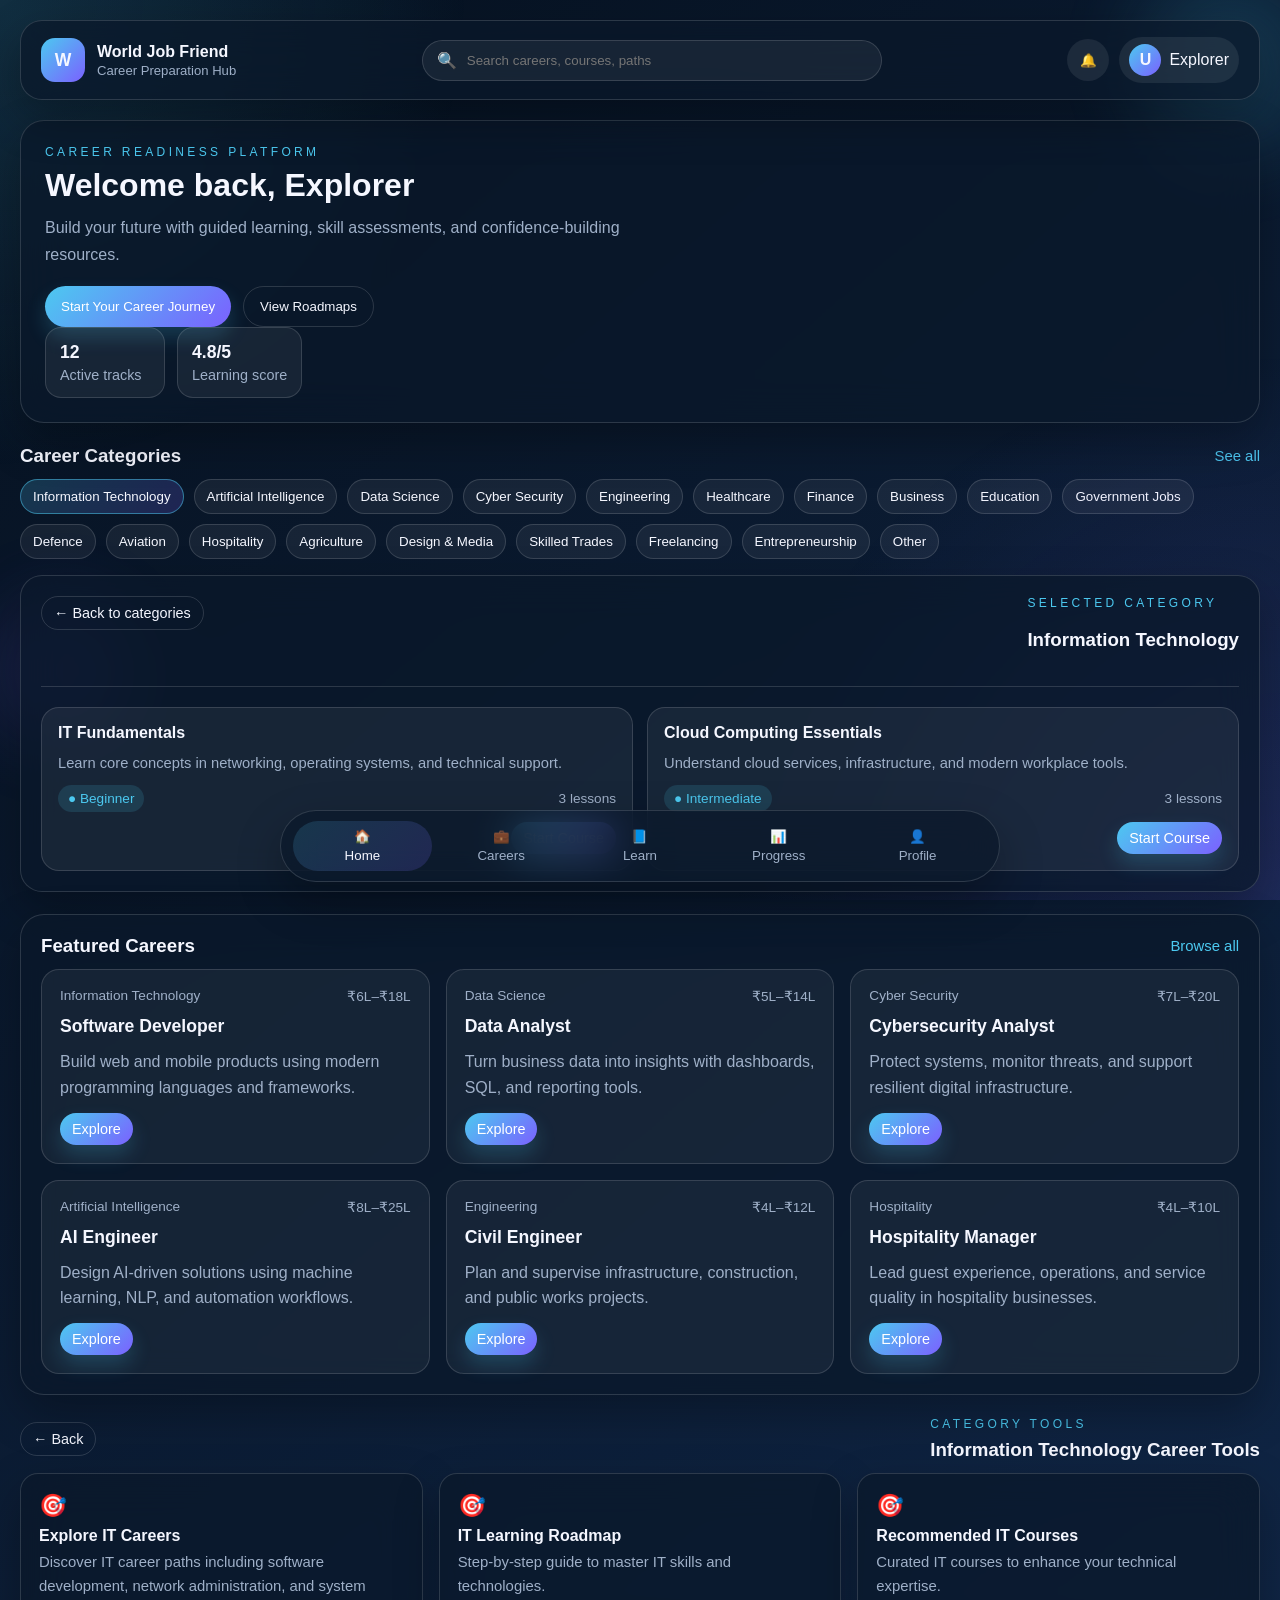
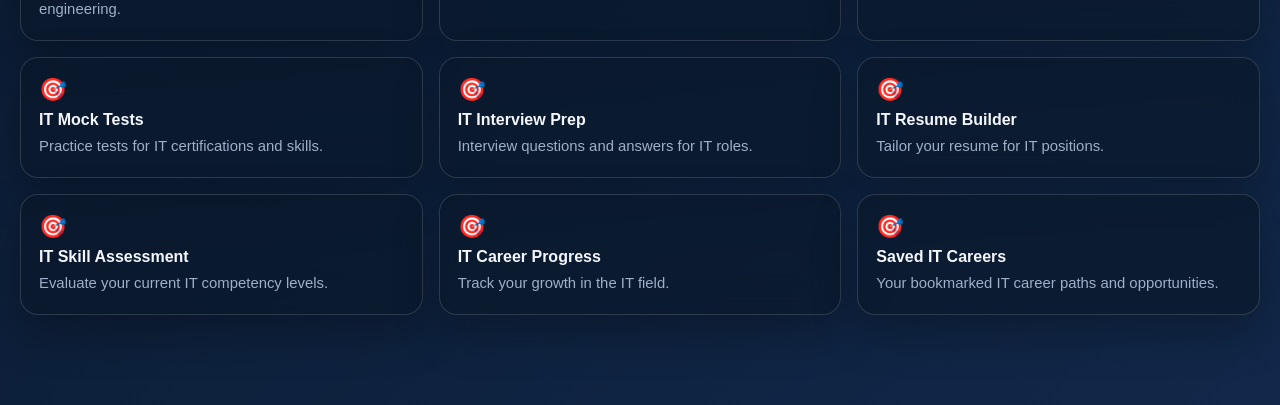
<file: dashboard.html>
<!DOCTYPE html>
<html lang="en">
  <head>
    <meta charset="UTF-8" />
    <meta name="viewport" content="width=device-width, initial-scale=1.0" />
    <title>World Job Friend Dashboard</title>
    <link rel="stylesheet" href="dashboard.css" />
  </head>
  <body>
    <div class="background-orb orb-one"></div>
    <div class="background-orb orb-two"></div>

    <div class="app-shell">
      <header class="topbar glass-card">
        <div class="brand">
          <div class="logo">W</div>
          <div>
            <h2>World Job Friend</h2>
            <p>Career Preparation Hub</p>
          </div>
        </div>

        <div class="topbar-center">
          <div class="search-box">
            <span>🔍</span>
            <input type="text" placeholder="Search careers, courses, paths" />
          </div>
        </div>

        <div class="topbar-actions">
          <button class="icon-btn">🔔</button>
          <div class="profile-pill">
            <div class="avatar">U</div>
            <span id="user-name">User</span>
          </div>
        </div>
      </header>

      <main class="content">
        <section class="hero glass-card">
          <div>
            <p class="eyebrow">Career readiness platform</p>
            <h1>Welcome back, <span id="hero-name">Explorer</span></h1>
            <p class="hero-copy">
              Build your future with guided learning, skill assessments, and confidence-building resources.
            </p>
            <div class="hero-actions">
              <button id="start-career-btn" class="primary-btn">Start Your Career Journey</button>
              <button id="view-roadmaps-btn" class="secondary-btn">View Roadmaps</button>
            </div>
          </div>
          <div class="hero-metric">
            <div class="metric-card">
              <strong>12</strong>
              <span>Active tracks</span>
            </div>
            <div class="metric-card">
              <strong>4.8/5</strong>
              <span>Learning score</span>
            </div>
          </div>
        </section>

        <section class="categories-section">
          <div class="section-heading">
            <h3>Career Categories</h3>
            <a href="#">See all</a>
          </div>
          <div class="category-list">
            <button class="chip active" data-category="Information Technology">Information Technology</button>
            <button class="chip" data-category="Artificial Intelligence">Artificial Intelligence</button>
            <button class="chip" data-category="Data Science">Data Science</button>
            <button class="chip" data-category="Cyber Security">Cyber Security</button>
            <button class="chip" data-category="Engineering">Engineering</button>
            <button class="chip" data-category="Healthcare">Healthcare</button>
            <button class="chip" data-category="Finance">Finance</button>
            <button class="chip" data-category="Business">Business</button>
            <button class="chip" data-category="Education">Education</button>
            <button class="chip" data-category="Government Jobs">Government Jobs</button>
            <button class="chip" data-category="Defence">Defence</button>
            <button class="chip" data-category="Aviation">Aviation</button>
            <button class="chip" data-category="Hospitality">Hospitality</button>
            <button class="chip" data-category="Agriculture">Agriculture</button>
            <button class="chip" data-category="Design & Media">Design & Media</button>
            <button class="chip" data-category="Skilled Trades">Skilled Trades</button>
            <button class="chip" data-category="Freelancing">Freelancing</button>
            <button class="chip" data-category="Entrepreneurship">Entrepreneurship</button>
            <button class="chip" data-category="Other">Other</button>
          </div>

          <div id="category-details" class="category-details glass-card hidden">
            <div class="detail-header">
              <button id="back-to-categories" class="secondary-btn small">← Back to categories</button>
              <div>
                <p class="eyebrow">Selected category</p>
                <h3 id="detail-title">Information Technology</h3>
              </div>
            </div>

            <div id="course-list-view">
              <div id="course-grid" class="course-grid"></div>
            </div>

            <div id="lesson-view" class="lesson-view hidden">
              <div class="detail-header">
                <button id="back-to-courses" class="secondary-btn small">← Back to courses</button>
                <div>
                  <p class="eyebrow">Course lessons</p>
                  <h3 id="lesson-title">Course title</h3>
                </div>
              </div>
              <div id="lesson-content" class="lesson-content"></div>
            </div>
          </div>
        </section>

        <section id="careers-spotlight" class="careers-spotlight glass-card">
          <div class="section-heading">
            <h3>Featured Careers</h3>
            <a href="#">Browse all</a>
          </div>
          <div id="featured-careers-grid" class="featured-careers-grid"></div>
        </section>

        <section class="cards-section" id="tools-section">
          <div id="generic-tools-view" class="tools-view active">
            <div class="section-heading">
              <h3>Career Tools</h3>
              <a href="#">Explore more</a>
            </div>
            <div class="cards-grid">
              <article class="tool-card glass-card">
                <div class="icon">🧭</div>
                <h4>Explore Careers</h4>
                <p>Discover roles that fit your strengths and interests.</p>
              </article>
              <article class="tool-card glass-card">
                <div class="icon">🗺️</div>
                <h4>Learning Roadmaps</h4>
                <p>Follow step-by-step guides for your chosen field.</p>
              </article>
              <article class="tool-card glass-card">
                <div class="icon">🎓</div>
                <h4>Recommended Courses</h4>
                <p>Find guided programs curated for career growth.</p>
              </article>
              <article class="tool-card glass-card">
                <div class="icon">📝</div>
                <h4>Mock Tests</h4>
                <p>Practice with real-world assessments and gain confidence.</p>
              </article>
              <article class="tool-card glass-card">
                <div class="icon">💬</div>
                <h4>Interview Preparation</h4>
                <p>Sharpen your answers with live-ready interview support.</p>
              </article>
              <article class="tool-card glass-card">
                <div class="icon">📄</div>
                <h4>Resume Builder</h4>
                <p>Create polished resumes tailored to your career goals.</p>
              </article>
              <article class="tool-card glass-card">
                <div class="icon">📊</div>
                <h4>Skill Assessment</h4>
                <p>Measure your strengths and identify the next milestone.</p>
              </article>
              <article class="tool-card glass-card">
                <div class="icon">📈</div>
                <h4>Career Progress</h4>
                <p>Track your growth and celebrate every milestone.</p>
              </article>
              <article class="tool-card glass-card">
                <div class="icon">⭐</div>
                <h4>Saved Careers</h4>
                <p>Keep your favorite opportunities ready for later review.</p>
              </article>
            </div>
          </div>

          <div id="category-tools-view" class="tools-view hidden">
            <div class="section-heading">
              <button id="back-to-category-view" class="secondary-btn small">← Back</button>
              <div>
                <p class="eyebrow">Category tools</p>
                <h3 id="category-tools-title">Career Tools</h3>
              </div>
            </div>
            <div id="category-tools-grid" class="cards-grid"></div>
          </div>

          <div id="tool-detail-view" class="tool-detail-view hidden glass-card">
            <div class="detail-header">
              <button id="back-to-tools" class="secondary-btn small">← Back</button>
              <div>
                <p class="eyebrow">Tool details</p>
                <h3 id="tool-detail-title">Tool Title</h3>
              </div>
            </div>
            <div id="tool-detail-content" class="tool-detail-content"></div>
          </div>
        </section>
      </main>

      <section id="progress-panel" class="dashboard-panel glass-card hidden">
        <div class="panel-header">
          <p class="eyebrow">Your momentum</p>
          <h3>Career Progress</h3>
        </div>
        <div class="progress-grid">
          <div class="progress-card">
            <span class="progress-label">Learning streak</span>
            <strong>12 days</strong>
            <small>Keep going to reach 20 days.</small>
          </div>
          <div class="progress-card">
            <span class="progress-label">Roadmap completion</span>
            <strong>68%</strong>
            <small>Information Technology track</small>
          </div>
          <div class="progress-card">
            <span class="progress-label">Skills unlocked</span>
            <strong>9</strong>
            <small>New strengths this month</small>
          </div>
        </div>
      </section>

      <section id="profile-panel" class="dashboard-panel glass-card hidden">
        <div class="panel-header">
          <p class="eyebrow">Profile</p>
          <h3>Your career profile</h3>
        </div>
        <div class="profile-summary">
          <div class="avatar large">U</div>
          <div>
            <h4 id="profile-name">Explorer</h4>
            <p>Career explorer · Learning mode: active</p>
          </div>
        </div>
        <div class="profile-info">
          <div><span>Focus</span><strong>Information Technology</strong></div>
          <div><span>Goals</span><strong>Internship + certification</strong></div>
          <div><span>Saved jobs</span><strong>5 opportunities</strong></div>
        </div>
      </section>

      <nav class="bottom-nav glass-card">
        <button class="nav-item active" data-nav="home">🏠<span>Home</span></button>
        <button class="nav-item" data-nav="careers">💼<span>Careers</span></button>
        <button class="nav-item" data-nav="learn">📘<span>Learn</span></button>
        <button class="nav-item" data-nav="progress">📊<span>Progress</span></button>
        <button class="nav-item" data-nav="profile">👤<span>Profile</span></button>
      </nav>
    </div>

    <script src="dashboard.js"></script>
  </body>
</html>
</file>
<file: dashboard.css>
:root {
  --bg: #06111f;
  --bg-2: #11284a;
  --panel: rgba(10, 24, 42, 0.72);
  --panel-strong: rgba(18, 38, 64, 0.9);
  --text: #f5f7ff;
  --muted: #9fb0c8;
  --accent: #4cc9f0;
  --accent-2: #7b61ff;
  --border: rgba(255, 255, 255, 0.14);
}

* {
  box-sizing: border-box;
}

body {
  margin: 0;
  min-height: 100vh;
  font-family: "Segoe UI", Tahoma, Geneva, Verdana, sans-serif;
  color: var(--text);
  background: linear-gradient(140deg, var(--bg), var(--bg-2));
  overflow-x: hidden;
}

body::before {
  content: "";
  position: fixed;
  inset: 0;
  background: radial-gradient(circle at top left, rgba(76, 201, 240, 0.16), transparent 30%), radial-gradient(circle at bottom right, rgba(123, 97, 255, 0.16), transparent 35%);
  pointer-events: none;
}

.background-orb {
  position: fixed;
  border-radius: 50%;
  filter: blur(30px);
  opacity: 0.35;
  pointer-events: none;
}

.orb-one {
  width: 280px;
  height: 280px;
  background: radial-gradient(circle, rgba(76, 201, 240, 0.65), transparent 70%);
  top: -80px;
  right: -90px;
}

.orb-two {
  width: 220px;
  height: 220px;
  background: radial-gradient(circle, rgba(123, 97, 255, 0.6), transparent 70%);
  bottom: 120px;
  left: -50px;
}

.app-shell {
  max-width: 1320px;
  margin: 0 auto;
  padding: 20px 20px 90px;
}

.glass-card {
  background: var(--panel);
  border: 1px solid var(--border);
  box-shadow: 0 18px 45px rgba(0, 0, 0, 0.28);
  backdrop-filter: blur(20px);
  -webkit-backdrop-filter: blur(20px);
}

.topbar {
  display: flex;
  align-items: center;
  justify-content: space-between;
  gap: 16px;
  padding: 16px 20px;
  border-radius: 22px;
  position: sticky;
  top: 12px;
  z-index: 10;
}

.brand {
  display: flex;
  align-items: center;
  gap: 12px;
}

.logo {
  width: 44px;
  height: 44px;
  border-radius: 14px;
  display: grid;
  place-items: center;
  font-weight: 700;
  font-size: 1.1rem;
  background: linear-gradient(135deg, var(--accent), var(--accent-2));
}

.brand h2 {
  margin: 0;
  font-size: 1rem;
}

.brand p {
  margin: 2px 0 0;
  color: var(--muted);
  font-size: 0.82rem;
}

.topbar-center {
  flex: 1;
  max-width: 460px;
}

.search-box {
  display: flex;
  align-items: center;
  gap: 8px;
  background: rgba(255, 255, 255, 0.06);
  border: 1px solid var(--border);
  border-radius: 999px;
  padding: 10px 14px;
}

.search-box input {
  border: none;
  outline: none;
  background: transparent;
  color: var(--text);
  width: 100%;
}

.topbar-actions {
  display: flex;
  align-items: center;
  gap: 10px;
}

.icon-btn, .profile-pill, .nav-item, .chip, .secondary-btn, .primary-btn {
  border: none;
  cursor: pointer;
  transition: transform 0.2s ease, box-shadow 0.2s ease, background 0.2s ease;
}

.icon-btn:hover, .nav-item:hover, .chip:hover, .secondary-btn:hover, .primary-btn:hover {
  transform: translateY(-2px);
}

.icon-btn {
  width: 42px;
  height: 42px;
  border-radius: 50%;
  background: rgba(255, 255, 255, 0.08);
  color: var(--text);
}

.profile-pill {
  display: flex;
  align-items: center;
  gap: 8px;
  padding: 7px 10px;
  background: rgba(255, 255, 255, 0.08);
  border-radius: 999px;
}

.avatar {
  width: 32px;
  height: 32px;
  border-radius: 50%;
  display: grid;
  place-items: center;
  font-weight: 700;
  background: linear-gradient(135deg, var(--accent), var(--accent-2));
}

.content {
  margin-top: 20px;
  display: grid;
  gap: 22px;
}

.hero {
  display: flex;
  justify-content: space-between;
  align-items: center;
  gap: 18px;
  padding: 24px;
  border-radius: 24px;
}

.eyebrow {
  margin: 0 0 8px;
  text-transform: uppercase;
  letter-spacing: 0.28em;
  font-size: 0.75rem;
  color: var(--accent);
}

.hero h1 {
  margin: 0;
  font-size: clamp(1.6rem, 2.5vw, 2.4rem);
}

.hero-copy {
  max-width: 620px;
  color: var(--muted);
  line-height: 1.7;
  margin: 10px 0 0;
}

.hero-actions {
  display: flex;
  gap: 12px;
  flex-wrap: wrap;
  margin-top: 18px;
}

.primary-btn {
  padding: 12px 16px;
  border-radius: 999px;
  background: linear-gradient(135deg, var(--accent), var(--accent-2));
  color: white;
  box-shadow: 0 10px 20px rgba(76, 201, 240, 0.2);
}

.secondary-btn {
  padding: 12px 16px;
  border-radius: 999px;
  background: transparent;
  color: var(--text);
  border: 1px solid var(--border);
}

.primary-btn.small,
.secondary-btn.small {
  padding: 8px 12px;
  font-size: 0.9rem;
}

.hero-metric {
  display: flex;
  gap: 12px;
  flex-wrap: wrap;
}

.metric-card {
  min-width: 120px;
  padding: 14px;
  border-radius: 16px;
  background: rgba(255, 255, 255, 0.06);
  border: 1px solid var(--border);
  display: grid;
  gap: 4px;
}

.metric-card strong {
  font-size: 1.1rem;
}

.metric-card span {
  color: var(--muted);
  font-size: 0.9rem;
}

.section-heading {
  display: flex;
  justify-content: space-between;
  align-items: center;
  margin-bottom: 12px;
}

.section-heading h3 {
  margin: 0;
}

.section-heading a {
  color: var(--accent);
  text-decoration: none;
  font-size: 0.93rem;
}

.category-list {
  display: flex;
  flex-wrap: wrap;
  gap: 10px;
}

.chip {
  padding: 9px 12px;
  border-radius: 999px;
  color: var(--text);
  background: rgba(255, 255, 255, 0.06);
  border: 1px solid var(--border);
}

.chip.active {
  background: linear-gradient(135deg, rgba(76, 201, 240, 0.2), rgba(123, 97, 255, 0.2));
  border-color: rgba(76, 201, 240, 0.5);
}

.hidden {
  display: none !important;
}

.category-details {
  margin-top: 16px;
  padding: 20px;
  border-radius: 22px;
  animation: fadeIn 0.25s ease;
}

.detail-header {
  display: flex;
  justify-content: space-between;
  align-items: flex-start;
  gap: 12px;
  margin-bottom: 20px;
  padding-bottom: 16px;
  border-bottom: 1px solid var(--border);
}

.lesson-view {
  display: block;
}

.lesson-view.hidden {
  display: none !important;
}

.secondary-btn.small {
  padding: 8px 12px;
  font-size: 0.9rem;
}

.course-grid {
  display: grid;
  grid-template-columns: repeat(2, minmax(0, 1fr));
  gap: 14px;
}

.course-card {
  background: rgba(255, 255, 255, 0.06);
  border: 1px solid var(--border);
  border-radius: 18px;
  padding: 16px;
  display: flex;
  flex-direction: column;
  gap: 10px;
}

.course-card h4 {
  margin: 0;
  font-size: 1rem;
}

.course-card p {
  margin: 0;
  color: var(--muted);
  line-height: 1.6;
  font-size: 0.92rem;
}

.course-meta {
  display: flex;
  justify-content: space-between;
  align-items: center;
  gap: 8px;
  color: var(--muted);
  font-size: 0.85rem;
}

.course-level {
  display: inline-flex;
  align-items: center;
  gap: 4px;
  padding: 6px 10px;
  border-radius: 999px;
  background: rgba(76, 201, 240, 0.14);
  color: var(--accent);
}

.course-actions {
  margin-top: auto;
  display: flex;
  justify-content: flex-end;
}

.lesson-content {
  display: grid;
  gap: 10px;
}

.lesson-item {
  padding: 12px 14px;
  border-radius: 14px;
  background: rgba(255, 255, 255, 0.05);
  border: 1px solid var(--border);
  color: var(--muted);
}

.lesson-item strong {
  color: var(--text);
}

@keyframes fadeIn {
  from {
    opacity: 0;
    transform: translateY(6px);
  }
  to {
    opacity: 1;
    transform: translateY(0);
  }
}

.careers-spotlight {
  padding: 20px;
  border-radius: 24px;
}

.featured-careers-grid {
  display: grid;
  grid-template-columns: repeat(3, minmax(0, 1fr));
  gap: 16px;
}

.featured-career-card {
  background: rgba(255, 255, 255, 0.05);
  border: 1px solid var(--border);
  border-radius: 18px;
  padding: 18px;
  display: flex;
  flex-direction: column;
  gap: 12px;
}

.featured-career-card h4 {
  margin: 0;
  font-size: 1.1rem;
}

.featured-career-card p {
  margin: 0;
  color: var(--muted);
  line-height: 1.6;
}

.featured-career-meta {
  display: flex;
  justify-content: space-between;
  gap: 8px;
  color: var(--muted);
  font-size: 0.85rem;
}

.featured-career-card .primary-btn {
  width: fit-content;
  margin-top: auto;
}

.cards-grid {
  display: grid;
  grid-template-columns: repeat(3, minmax(0, 1fr));
  gap: 16px;
}

@media (max-width: 900px) {
  .topbar {
    flex-wrap: wrap;
  }

  .topbar-center {
    order: 3;
    width: 100%;
    max-width: none;
  }

  .cards-grid {
    grid-template-columns: repeat(2, minmax(0, 1fr));
  }
}

@media (max-width: 640px) {
  .app-shell {
    padding: 14px 14px 100px;
  }

  .hero {
    flex-direction: column;
    align-items: flex-start;
  }

  .course-grid {
    grid-template-columns: 1fr;
  }

  .cards-grid {
    grid-template-columns: 1fr;
  }

  .bottom-nav {
    padding: 10px 8px;
  }

  .nav-item {
    font-size: 0.8rem;
    padding: 8px 6px;
  }
}

.tool-card {
  padding: 18px;
  border-radius: 18px;
}

.tool-card .icon {
  font-size: 1.4rem;
  margin-bottom: 8px;
}

.tool-card h4 {
  margin: 0 0 6px;
}

.tool-card p {
  margin: 0;
  color: var(--muted);
  line-height: 1.6;
  font-size: 0.93rem;
}

.tool-card {
  cursor: pointer;
  transition: transform 0.2s ease, box-shadow 0.2s ease;
}

.tool-card:hover {
  transform: translateY(-4px);
  box-shadow: 0 12px 24px rgba(76, 201, 240, 0.15);
}

.tools-view {
  display: none;
}

.tools-view.active {
  display: block;
  animation: fadeIn 0.25s ease;
}

.tools-view.hidden {
  display: none !important;
}

.tool-detail-view {
  margin-top: 16px;
  padding: 20px;
  border-radius: 22px;
  animation: fadeIn 0.25s ease;
}

.tool-detail-view.hidden {
  display: none !important;
}

.tool-detail-content {
  display: grid;
  gap: 16px;
}

.tool-detail-item {
  padding: 14px 16px;
  border-radius: 14px;
  background: rgba(255, 255, 255, 0.05);
  border: 1px solid var(--border);
  color: var(--text);
}

.tool-detail-item strong {
  display: block;
  color: var(--accent);
  margin-bottom: 6px;
  font-size: 0.95rem;
}

.tool-detail-item p {
  margin: 0;
  color: var(--muted);
  line-height: 1.6;
  font-size: 0.92rem;
}

.dashboard-panel {
  margin-top: 20px;
  padding: 22px 20px;
  border-radius: 24px;
  animation: fadeIn 0.25s ease;
}

.panel-header {
  margin-bottom: 18px;
}

.panel-header h3 {
  margin: 0;
}

.progress-grid {
  display: grid;
  grid-template-columns: repeat(3, minmax(0, 1fr));
  gap: 16px;
}

.progress-card {
  background: rgba(255, 255, 255, 0.05);
  border: 1px solid var(--border);
  border-radius: 18px;
  padding: 18px;
  display: flex;
  flex-direction: column;
  gap: 10px;
}

.progress-label {
  color: var(--muted);
  font-size: 0.8rem;
  text-transform: uppercase;
  letter-spacing: 0.08em;
}

.progress-card strong {
  font-size: 1.8rem;
}

.progress-card small {
  color: var(--muted);
}

.profile-summary {
  display: flex;
  align-items: center;
  gap: 16px;
  margin-bottom: 20px;
}

.avatar.large {
  width: 58px;
  height: 58px;
  border-radius: 50%;
  display: grid;
  place-items: center;
  font-size: 1.4rem;
  font-weight: 700;
  background: linear-gradient(135deg, var(--accent), var(--accent-2));
}

.profile-summary h4 {
  margin: 0 0 4px;
  font-size: 1.4rem;
}

.profile-summary p {
  margin: 0;
  color: var(--muted);
}

.profile-info {
  display: grid;
  grid-template-columns: repeat(3, minmax(0, 1fr));
  gap: 12px;
}

.profile-info div {
  padding: 16px;
  border-radius: 16px;
  background: rgba(255, 255, 255, 0.04);
  border: 1px solid var(--border);
  display: flex;
  flex-direction: column;
  gap: 8px;
}

.profile-info span {
  color: var(--muted);
  font-size: 0.8rem;
  text-transform: uppercase;
  letter-spacing: 0.08em;
}

.profile-info strong {
  font-size: 1rem;
}

.bottom-nav {
  position: fixed;
  left: 50%;
  bottom: 18px;
  transform: translateX(-50%);
  width: min(720px, calc(100% - 24px));
  display: flex;
  justify-content: space-between;
  padding: 10px 12px;
  border-radius: 999px;
  z-index: 10;
}

.nav-item {
  flex: 1;
  display: flex;
  flex-direction: column;
  align-items: center;
  gap: 4px;
  padding: 8px 10px;
  border-radius: 999px;
  background: transparent;
  color: var(--muted);
}

.nav-item.active {
  background: linear-gradient(135deg, rgba(76, 201, 240, 0.16), rgba(123, 97, 255, 0.18));
  color: var(--text);
}

@media (max-width: 900px) {
  .topbar {
    flex-wrap: wrap;
  }

  .topbar-center {
    order: 3;
    width: 100%;
    max-width: none;
  }

  .cards-grid {
    grid-template-columns: repeat(2, minmax(0, 1fr));
  }
}

@media (max-width: 600px) {
  .app-shell {
    padding: 14px 14px 100px;
  }

  .hero {
    flex-direction: column;
    align-items: flex-start;
  }

  .cards-grid {
    grid-template-columns: 1fr;
  }

  .bottom-nav {
    font-size: 0.9rem;
  }
}
</file>
